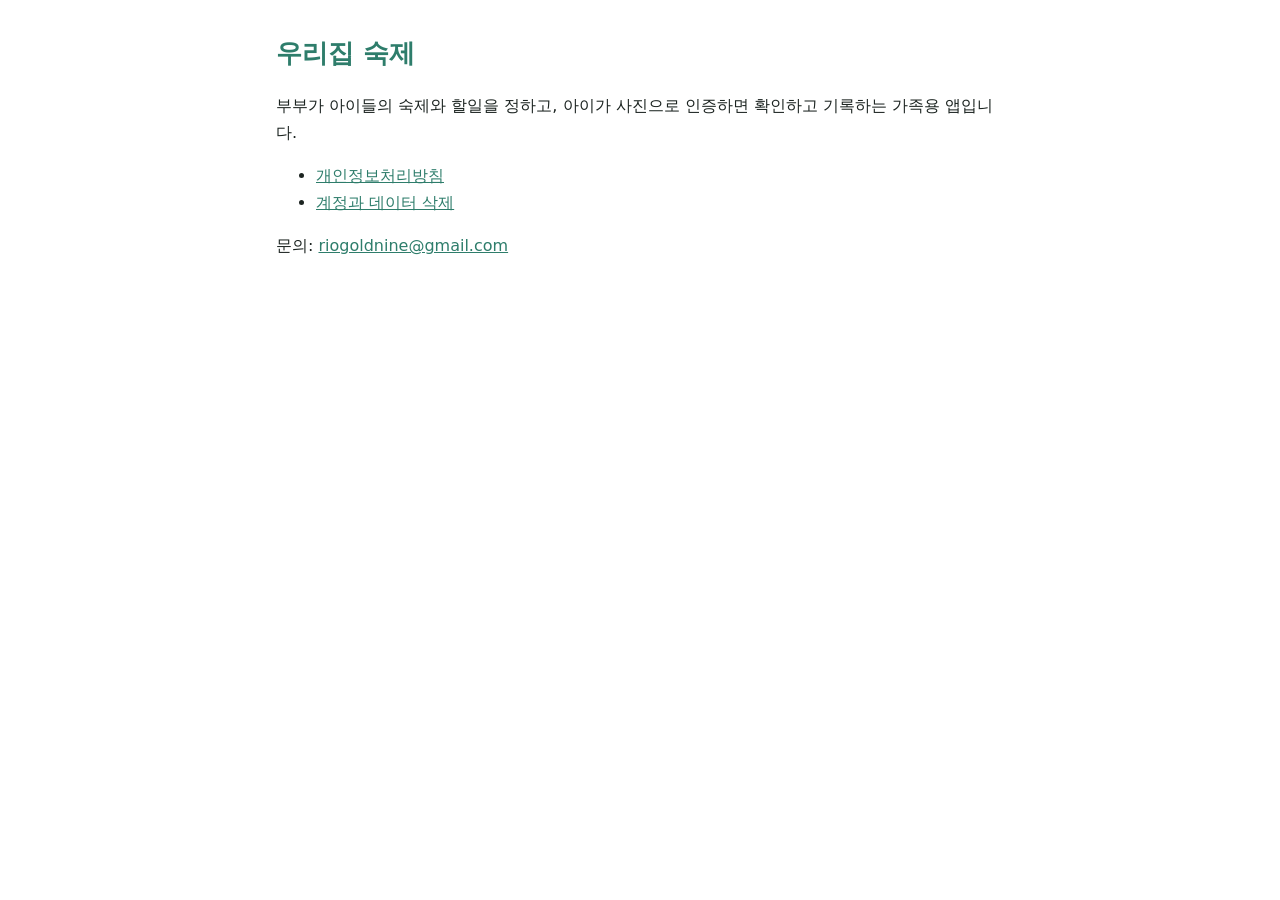
<file: index.html>
<!doctype html>
<html lang="ko">
<head>
<meta charset="utf-8">
<meta name="viewport" content="width=device-width, initial-scale=1">
<title>우리집 숙제</title>
<link rel="stylesheet" href="style.css">
</head>
<body>
<main>
<h1>우리집 숙제</h1>
<p>부부가 아이들의 숙제와 할일을 정하고, 아이가 사진으로 인증하면 확인하고 기록하는 가족용 앱입니다.</p>
<ul>
<li><a href="privacy.html">개인정보처리방침</a></li>
<li><a href="delete-account.html">계정과 데이터 삭제</a></li>
</ul>
<p>문의: <a href="mailto:riogoldnine@gmail.com">riogoldnine@gmail.com</a></p>
</main>
</body>
</html>
</file>
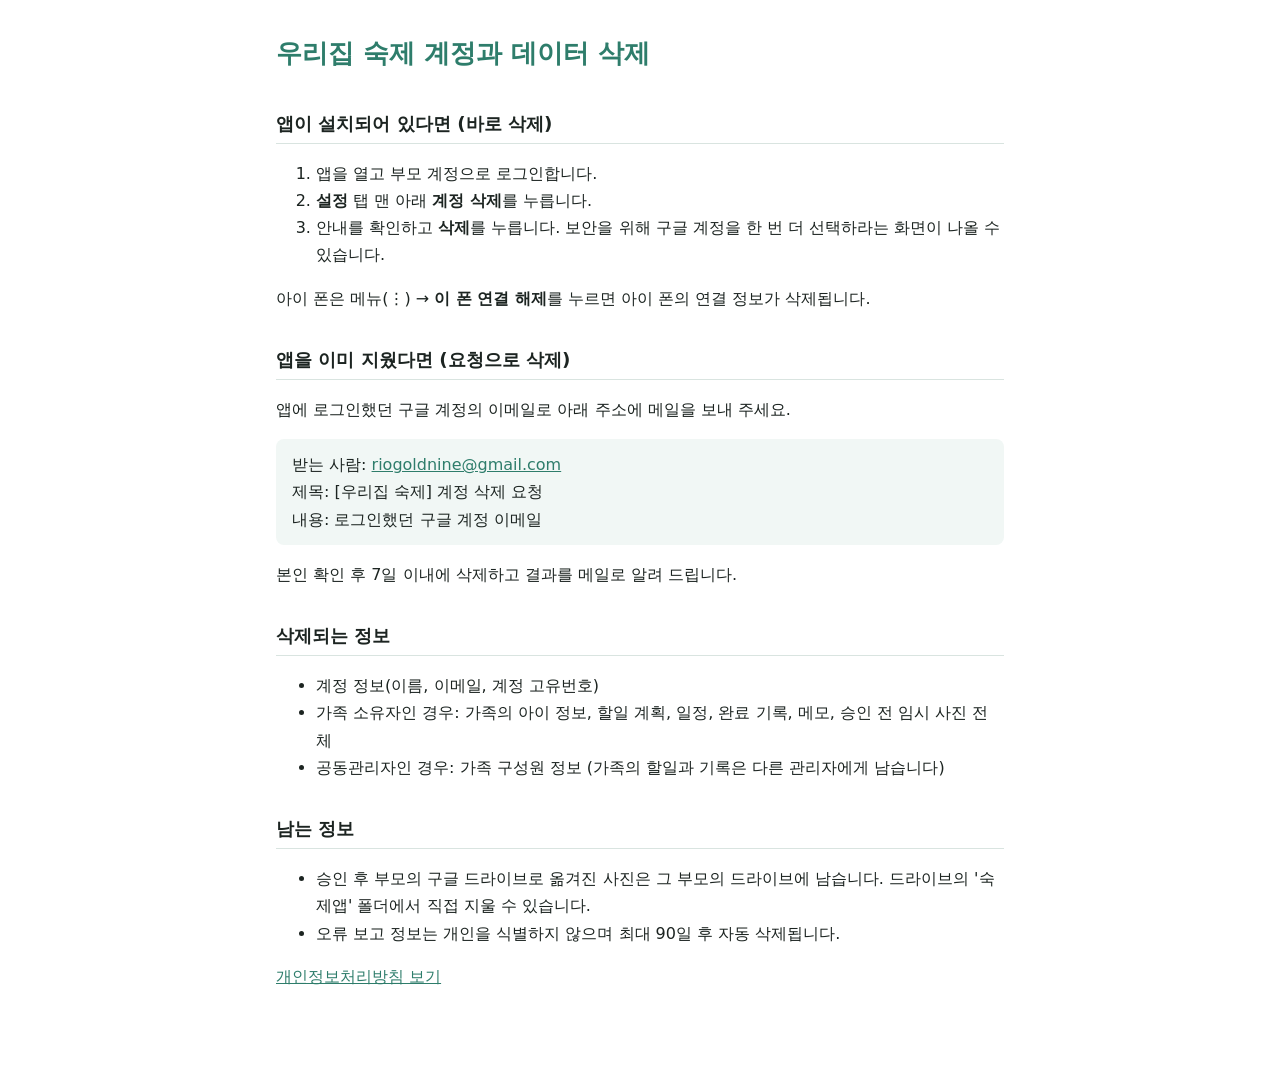
<file: delete-account.html>
<!doctype html>
<html lang="ko">
<head>
<meta charset="utf-8">
<meta name="viewport" content="width=device-width, initial-scale=1">
<title>우리집 숙제 계정 삭제</title>
<link rel="stylesheet" href="style.css">
</head>
<body>
<main>
<h1>우리집 숙제 계정과 데이터 삭제</h1>

<h2>앱이 설치되어 있다면 (바로 삭제)</h2>
<ol>
<li>앱을 열고 부모 계정으로 로그인합니다.</li>
<li><b>설정</b> 탭 맨 아래 <b>계정 삭제</b>를 누릅니다.</li>
<li>안내를 확인하고 <b>삭제</b>를 누릅니다. 보안을 위해 구글 계정을 한 번 더 선택하라는 화면이 나올 수 있습니다.</li>
</ol>
<p>아이 폰은 메뉴(⋮) → <b>이 폰 연결 해제</b>를 누르면 아이 폰의 연결 정보가 삭제됩니다.</p>

<h2>앱을 이미 지웠다면 (요청으로 삭제)</h2>
<p>앱에 로그인했던 구글 계정의 이메일로 아래 주소에 메일을 보내 주세요.</p>
<p class="box">받는 사람: <a href="mailto:riogoldnine@gmail.com?subject=%5B%EC%9A%B0%EB%A6%AC%EC%A7%91%20%EC%88%99%EC%A0%9C%5D%20%EA%B3%84%EC%A0%95%20%EC%82%AD%EC%A0%9C%20%EC%9A%94%EC%B2%AD">riogoldnine@gmail.com</a><br>
제목: [우리집 숙제] 계정 삭제 요청<br>
내용: 로그인했던 구글 계정 이메일</p>
<p>본인 확인 후 7일 이내에 삭제하고 결과를 메일로 알려 드립니다.</p>

<h2>삭제되는 정보</h2>
<ul>
<li>계정 정보(이름, 이메일, 계정 고유번호)</li>
<li>가족 소유자인 경우: 가족의 아이 정보, 할일 계획, 일정, 완료 기록, 메모, 승인 전 임시 사진 전체</li>
<li>공동관리자인 경우: 가족 구성원 정보 (가족의 할일과 기록은 다른 관리자에게 남습니다)</li>
</ul>

<h2>남는 정보</h2>
<ul>
<li>승인 후 부모의 구글 드라이브로 옮겨진 사진은 그 부모의 드라이브에 남습니다. 드라이브의 '숙제앱' 폴더에서 직접 지울 수 있습니다.</li>
<li>오류 보고 정보는 개인을 식별하지 않으며 최대 90일 후 자동 삭제됩니다.</li>
</ul>

<p><a href="privacy.html">개인정보처리방침 보기</a></p>
</main>
</body>
</html>
</file>
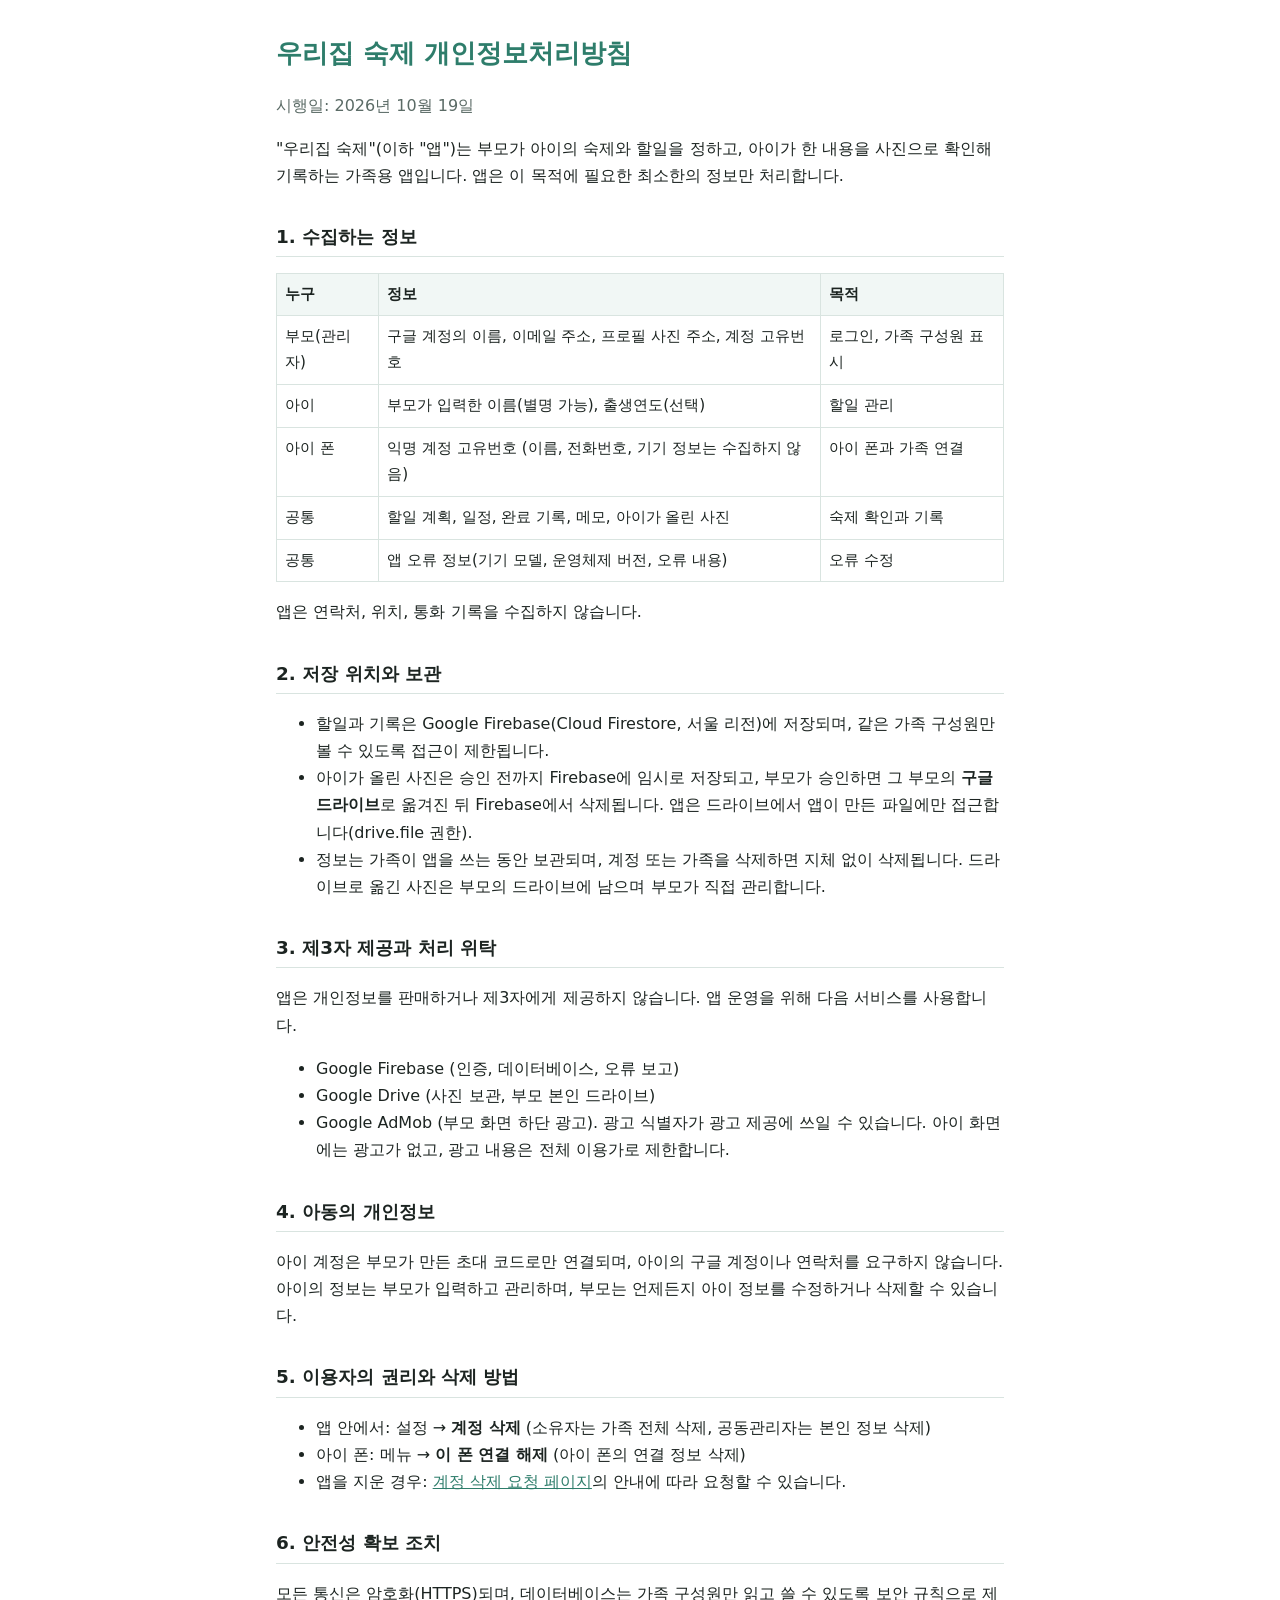
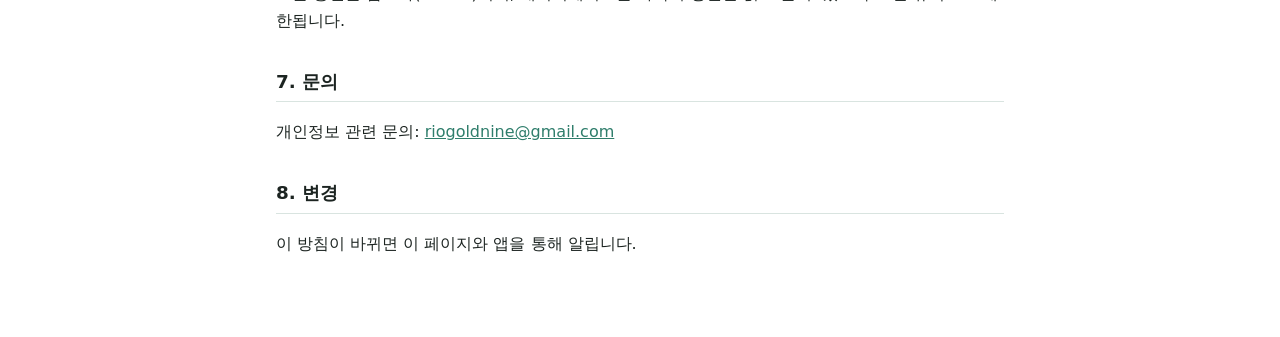
<file: privacy.html>
<!doctype html>
<html lang="ko">
<head>
<meta charset="utf-8">
<meta name="viewport" content="width=device-width, initial-scale=1">
<title>우리집 숙제 개인정보처리방침</title>
<link rel="stylesheet" href="style.css">
</head>
<body>
<main>
<h1>우리집 숙제 개인정보처리방침</h1>
<p class="meta">시행일: 2026년 10월 19일</p>

<p>"우리집 숙제"(이하 "앱")는 부모가 아이의 숙제와 할일을 정하고, 아이가 한 내용을 사진으로 확인해 기록하는 가족용 앱입니다.
앱은 이 목적에 필요한 최소한의 정보만 처리합니다.</p>

<h2>1. 수집하는 정보</h2>
<table>
<tr><th>누구</th><th>정보</th><th>목적</th></tr>
<tr><td>부모(관리자)</td><td>구글 계정의 이름, 이메일 주소, 프로필 사진 주소, 계정 고유번호</td><td>로그인, 가족 구성원 표시</td></tr>
<tr><td>아이</td><td>부모가 입력한 이름(별명 가능), 출생연도(선택)</td><td>할일 관리</td></tr>
<tr><td>아이 폰</td><td>익명 계정 고유번호 (이름, 전화번호, 기기 정보는 수집하지 않음)</td><td>아이 폰과 가족 연결</td></tr>
<tr><td>공통</td><td>할일 계획, 일정, 완료 기록, 메모, 아이가 올린 사진</td><td>숙제 확인과 기록</td></tr>
<tr><td>공통</td><td>앱 오류 정보(기기 모델, 운영체제 버전, 오류 내용)</td><td>오류 수정</td></tr>
</table>
<p>앱은 연락처, 위치, 통화 기록을 수집하지 않습니다.</p>

<h2>2. 저장 위치와 보관</h2>
<ul>
<li>할일과 기록은 Google Firebase(Cloud Firestore, 서울 리전)에 저장되며, 같은 가족 구성원만 볼 수 있도록 접근이 제한됩니다.</li>
<li>아이가 올린 사진은 승인 전까지 Firebase에 임시로 저장되고, 부모가 승인하면 그 부모의 <b>구글 드라이브</b>로 옮겨진 뒤 Firebase에서 삭제됩니다.
앱은 드라이브에서 앱이 만든 파일에만 접근합니다(drive.file 권한).</li>
<li>정보는 가족이 앱을 쓰는 동안 보관되며, 계정 또는 가족을 삭제하면 지체 없이 삭제됩니다.
드라이브로 옮긴 사진은 부모의 드라이브에 남으며 부모가 직접 관리합니다.</li>
</ul>

<h2>3. 제3자 제공과 처리 위탁</h2>
<p>앱은 개인정보를 판매하거나 제3자에게 제공하지 않습니다. 앱 운영을 위해 다음 서비스를 사용합니다.</p>
<ul>
<li>Google Firebase (인증, 데이터베이스, 오류 보고)</li>
<li>Google Drive (사진 보관, 부모 본인 드라이브)</li>
<li>Google AdMob (부모 화면 하단 광고). 광고 식별자가 광고 제공에 쓰일 수 있습니다. 아이 화면에는 광고가 없고, 광고 내용은 전체 이용가로 제한합니다.</li>
</ul>

<h2>4. 아동의 개인정보</h2>
<p>아이 계정은 부모가 만든 초대 코드로만 연결되며, 아이의 구글 계정이나 연락처를 요구하지 않습니다.
아이의 정보는 부모가 입력하고 관리하며, 부모는 언제든지 아이 정보를 수정하거나 삭제할 수 있습니다.</p>

<h2>5. 이용자의 권리와 삭제 방법</h2>
<ul>
<li>앱 안에서: 설정 → <b>계정 삭제</b> (소유자는 가족 전체 삭제, 공동관리자는 본인 정보 삭제)</li>
<li>아이 폰: 메뉴 → <b>이 폰 연결 해제</b> (아이 폰의 연결 정보 삭제)</li>
<li>앱을 지운 경우: <a href="delete-account.html">계정 삭제 요청 페이지</a>의 안내에 따라 요청할 수 있습니다.</li>
</ul>

<h2>6. 안전성 확보 조치</h2>
<p>모든 통신은 암호화(HTTPS)되며, 데이터베이스는 가족 구성원만 읽고 쓸 수 있도록 보안 규칙으로 제한됩니다.</p>

<h2>7. 문의</h2>
<p>개인정보 관련 문의: <a href="mailto:riogoldnine@gmail.com">riogoldnine@gmail.com</a></p>

<h2>8. 변경</h2>
<p>이 방침이 바뀌면 이 페이지와 앱을 통해 알립니다.</p>
</main>
</body>
</html>
</file>
<file: style.css>
:root {
  --bg: #ffffff;
  --text: #1c2421;
  --muted: #5b6b66;
  --accent: #2e7d6b;
  --line: #d9e4e0;
  --box: #f1f7f5;
}
@media (prefers-color-scheme: dark) {
  :root {
    --bg: #121615;
    --text: #e6eeeb;
    --muted: #9fb2ac;
    --accent: #7fd1bb;
    --line: #2b3633;
    --box: #1b2321;
  }
}
* { box-sizing: border-box; }
body {
  margin: 0;
  background: var(--bg);
  color: var(--text);
  font-family: "Malgun Gothic", "Apple SD Gothic Neo", "Noto Sans KR", system-ui, sans-serif;
  line-height: 1.7;
}
main { max-width: 760px; margin: 0 auto; padding: 32px 16px 64px; }
h1 { color: var(--accent); font-size: 1.6rem; margin: 0 0 8px; }
h2 { font-size: 1.15rem; margin-top: 32px; border-bottom: 1px solid var(--line); padding-bottom: 4px; }
a { color: var(--accent); }
.meta { color: var(--muted); }
table { width: 100%; border-collapse: collapse; font-size: 0.95rem; }
th, td { border: 1px solid var(--line); padding: 8px; text-align: left; vertical-align: top; }
th { background: var(--box); }
.box { background: var(--box); padding: 12px 16px; border-radius: 8px; }
</file>
